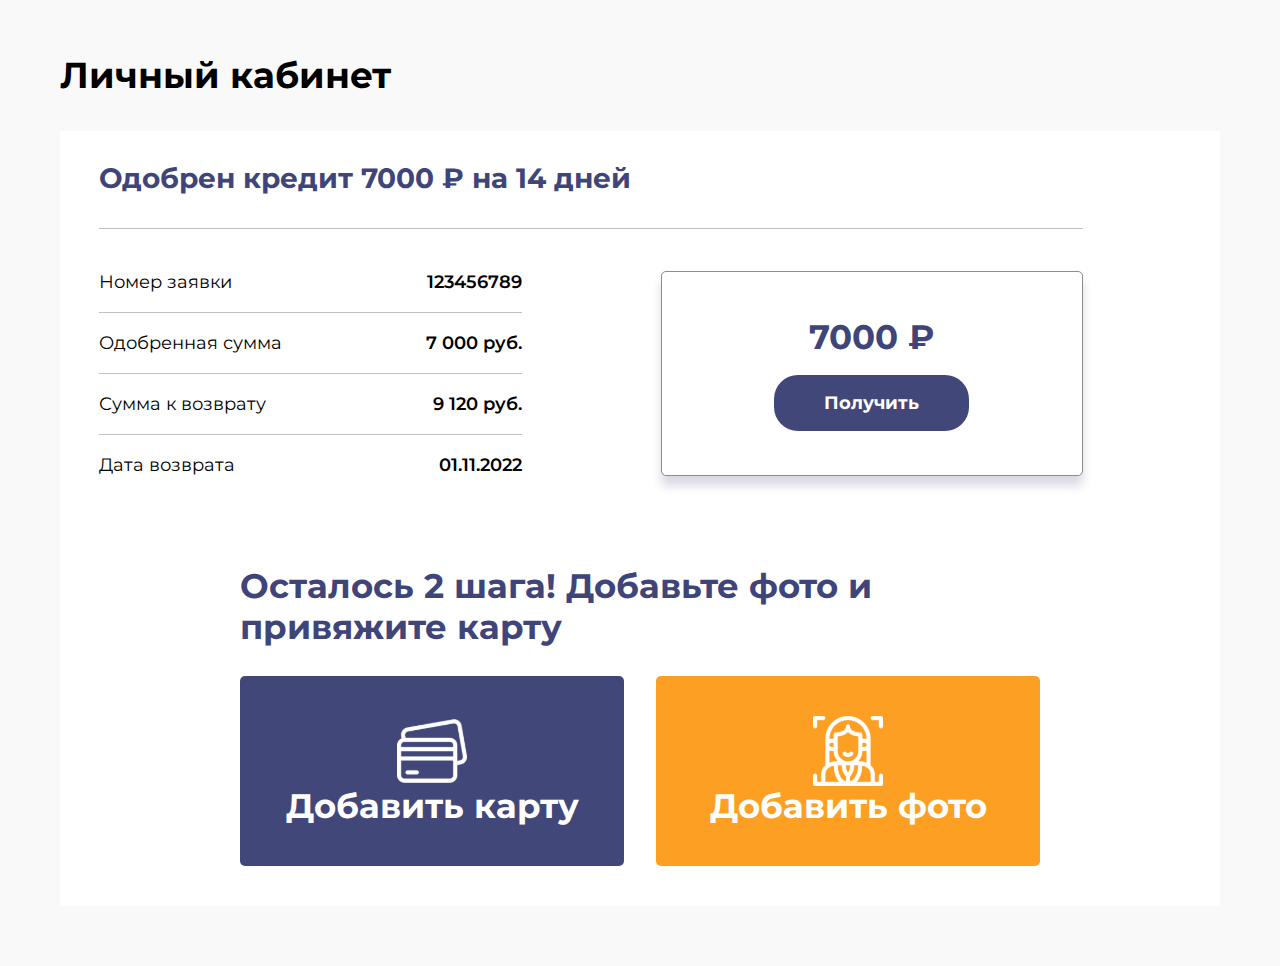
<file: index.html>
<!DOCTYPE html>
<html lang="en">

<head>
    <meta charset="UTF-8">
    <meta http-equiv="X-UA-Compatible" content="IE=edge">
    <meta name="viewport" content="width=device-width, initial-scale=1.0">
    <title>Document</title>
    <link rel="preconnect" href="https://fonts.googleapis.com">
    <link rel="preconnect" href="https://fonts.gstatic.com" crossorigin>
    <link href="https://fonts.googleapis.com/css2?family=Montserrat:wght@400;600;700&display=swap" rel="stylesheet">
    <link rel="stylesheet" href="./asstes/css/style.css">
</head>

<body>
    <div class="lk_container">
        <div class="lk_wrapper">
            <div class="lk_title">
                <h1>Личный кабинет</h1>
            </div>
            <div class="lk_content">
                <div class="lk_content_wrapper">
                    <div class="lk_content_title">
                        <h3>Одобрен кредит 7000 ₽ на 14 дней</h3>
                    </div>
                    <div class="lk_content_main">
                        <div class="lk_content_main-left">
                            <div class="lk_content_main_table">
                                <span class="lk_content_main_tabel_label">Номер заявки</span>
                                <p class="lk_content_main_tabel_number">123456789</p>
                            </div>
                            <div class="lk_content_main_table">
                                <span class="lk_content_main_tabel_label">Одобренная сумма</span>
                                <p class="lk_content_main_tabel_number">7 000 руб.</p>
                            </div>
                            <div class="lk_content_main_table">
                                <span class="lk_content_main_tabel_label">Сумма к возврату</span>
                                <p class="lk_content_main_tabel_number">9 120 руб.</p>
                            </div>
                            <div class="lk_content_main_table">
                                <span class="lk_content_main_tabel_label">Дата возврата</span>
                                <p class="lk_content_main_tabel_number">01.11.2022</p>
                            </div>
                        </div>
                        <div class="lk_content_main-right">
                            <div class="lk_content_main_wrapper">
                                <p class="lk_content_main_wrapper-price">7000 ₽</p>
                                <a class="lk_content_main_wrapper-button" href="">Получить</a>
                            </div>
                        </div>
                    </div>
                </div>
                <div class="lk_bottom">
                    <h2>Осталось 2 шага! Добавьте фото и привяжите карту</h2>
                    <div class="lk_bottom_content">
                        <div class="lk_bottom_wrapper">
                            <a class="lk_bottom_content_button addCard" href="">

                                <img src="./asstes/image/card.svg" alt="">
                                <p>Добавить карту</p>

                            </a>
                        </div>

                        <div class="lk_bottom_wrapper">
                            <a class="lk_bottom_content_button addPhoto" href="">

                                <img src="./asstes/image/photo.svg" alt="">
                                <p>Добавить фото</p>

                            </a>
                        </div>
                    </div>
                </div>
            </div>
        </div>
    </div>
</body>

</html>
</file>
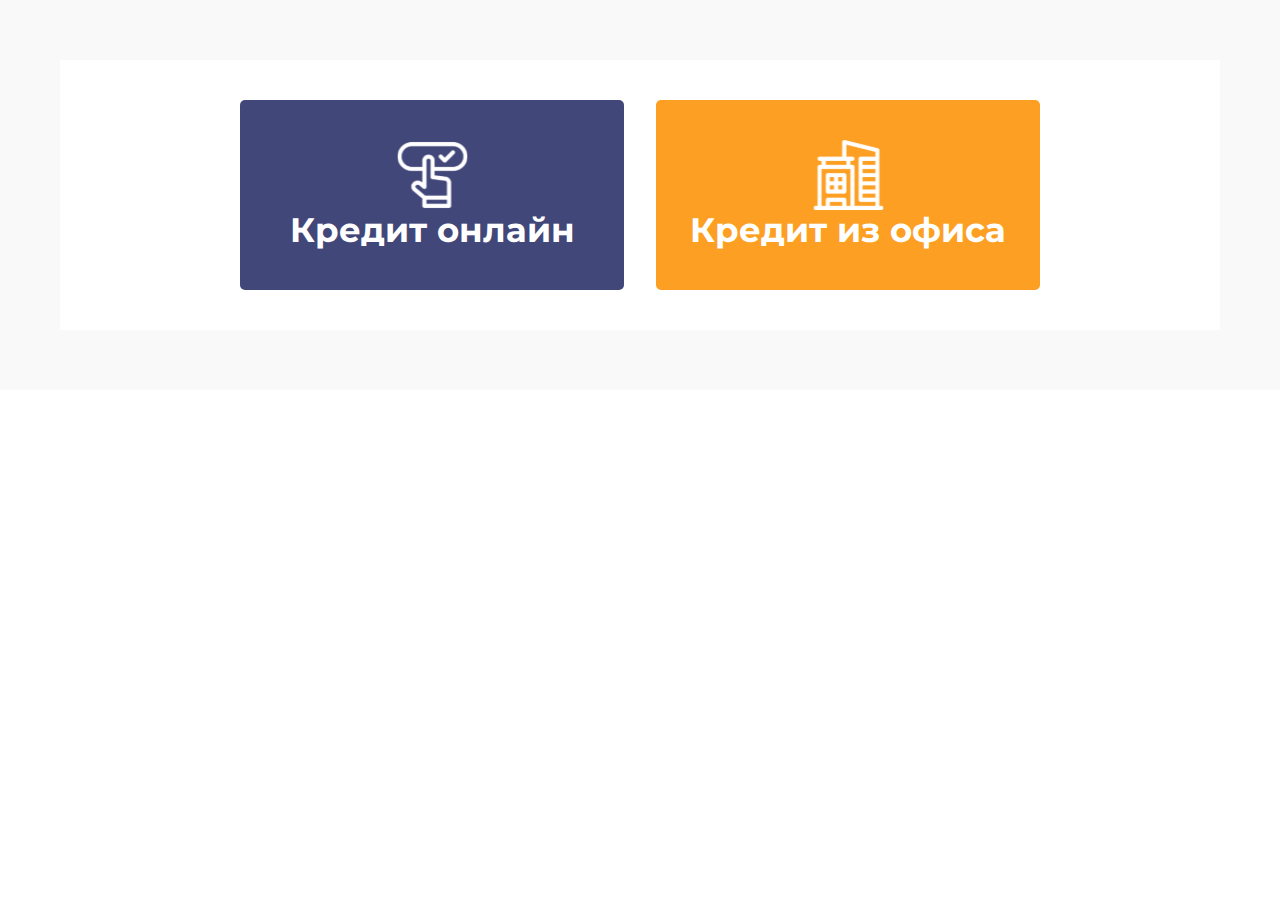
<file: button.html>
<!DOCTYPE html>
<html lang="en">
<head>
    <meta charset="UTF-8">
    <meta http-equiv="X-UA-Compatible" content="IE=edge">
    <meta name="viewport" content="width=device-width, initial-scale=1.0">
    <title>Document</title>
    <link rel="preconnect" href="https://fonts.googleapis.com">
    <link rel="preconnect" href="https://fonts.gstatic.com" crossorigin>
    <link href="https://fonts.googleapis.com/css2?family=Montserrat:wght@400;600;700&display=swap" rel="stylesheet">
    <link rel="stylesheet" href="./asstes/css/style.css">
</head>
<body>
    <div class="lk_container">
        <div class="lk_wrapper">
            <div class="lk_bottom">
                <div class="lk_bottom_content">
                    <div class="lk_bottom_wrapper">
                        <a class="lk_bottom_content_button addCard" href="">

                            <img src="./asstes/image/credit.svg" alt="">
                            <p>Кредит онлайн</p>

                        </a>
                    </div>

                    <div class="lk_bottom_wrapper">
                        <a class="lk_bottom_content_button addPhoto" href="">

                            <img src="./asstes/image/building.svg" alt="">
                            <p>Кредит из офиса</p>

                        </a>
                    </div>
                </div>
            </div>
        </div>
    </div>
</body>
</html>
</file>
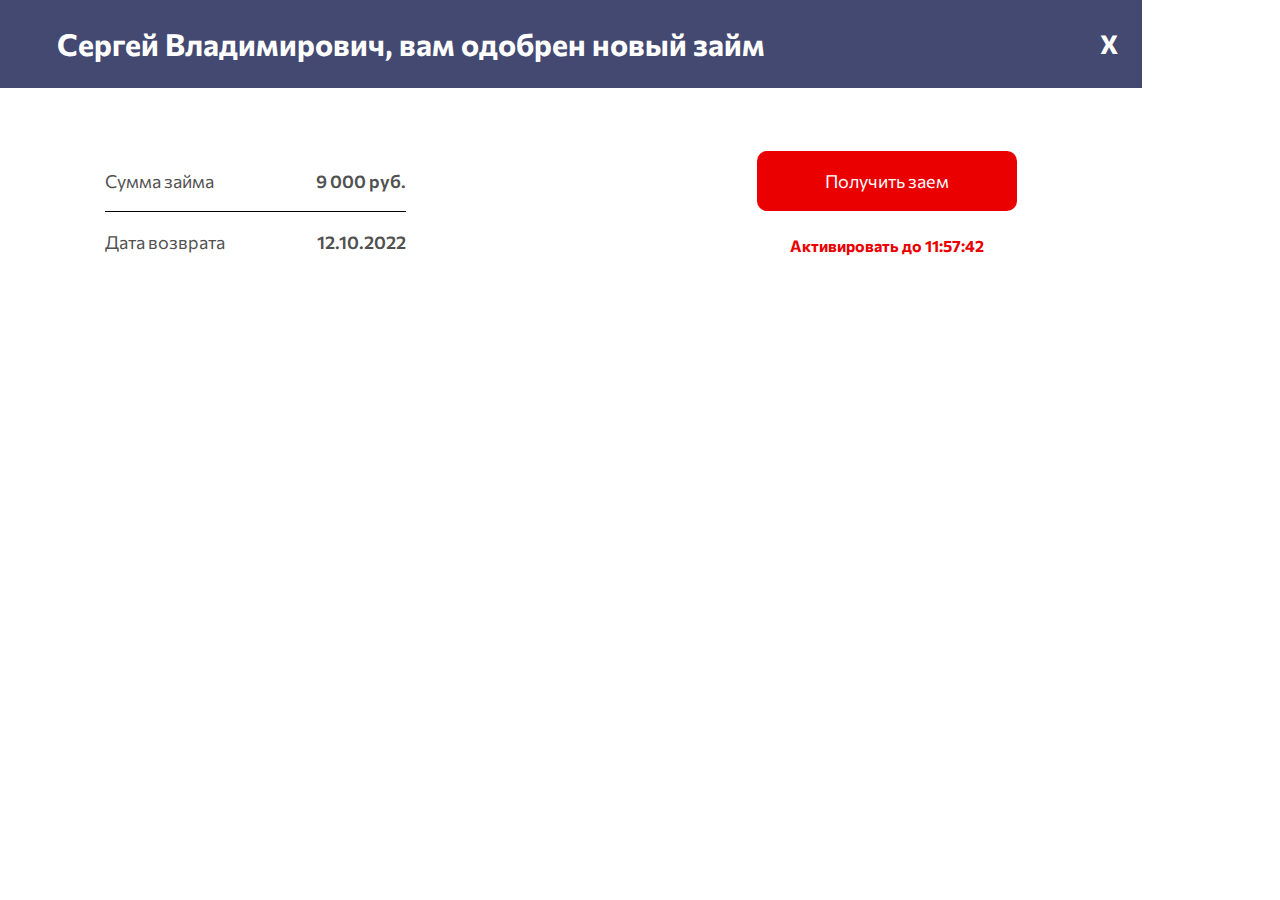
<file: popap.html>
<!DOCTYPE html>
<html lang="en">

<head>
    <meta charset="UTF-8">
    <meta http-equiv="X-UA-Compatible" content="IE=edge">
    <meta name="viewport" content="width=device-width, initial-scale=1.0">
    <title>Document</title>
    <link rel="preconnect" href="https://fonts.googleapis.com">
    <link rel="preconnect" href="https://fonts.gstatic.com" crossorigin>
    <link href="https://fonts.googleapis.com/css2?family=Montserrat:wght@400;600;700&display=swap" rel="stylesheet">
    <link rel="stylesheet" href="./asstes/css/style.css">
    <link rel="preconnect" href="https://fonts.googleapis.com">
    <link rel="preconnect" href="https://fonts.gstatic.com" crossorigin>
    <link
        href="https://fonts.googleapis.com/css2?family=Commissioner:wght@400;700&family=Montserrat:wght@400;600;700&display=swap"
        rel="stylesheet">
</head>

<body>
    <div class="popap_container">
        <div class="popap_wrapper">
            <div class="popap_title">
                <h3>Сергей Владимирович, вам одобрен новый займ</h3>
                <p>X</p>
            </div>
            <div class="popap_content">
                <div class="popap_content_main">
                    <div class="popap_content_main-left">
                        <div class="popap_content_main_table">
                            <span class="popap_content_main_tabel_label">Сумма займа</span>
                            <p class="popap_content_main_tabel_number">9 000 руб.</p>
                        </div>
                        <div class="popap_content_main_table">
                            <span class="popap_content_main_tabel_label">Дата возврата</span>
                            <p class="popap_content_main_tabel_number">12.10.2022</p>
                        </div>
                    </div>
                    <div class="popap_content_main-right">
                        <div class="popap_content_main_wrapper">
                            <a class="popap_content_main_button">
                                Получить заем
                            </a>

                            <p class="popap_content_main_date">Активировать до 11:57:42</p>
                        </div>
                    </div>
                </div>
            </div>
        </div>
    </div>
</body>

</html>
</file>
<file: asstes/css/style.css>
/* Указываем box sizing */
*,
*::before,
*::after {
    box-sizing: border-box;
}

/* Убираем внутренние отступы */
ul[class],
ol[class] {
    padding: 0;
}

/* Убираем внешние отступы */
body,
h1,
h2,
h3,
h4,
p,
ul[class],
ol[class],
li,
figure,
figcaption,
blockquote,
dl,
dd {
    margin: 0;
}

a {
    text-decoration: none;
}

/* Выставляем основные настройки по-умолчанию для body */
body {
    min-height: 100vh;
    scroll-behavior: smooth;
    text-rendering: optimizeSpeed;
    line-height: 1.5;
}

/* Удаляем стандартную стилизацию для всех ul и il, у которых есть атрибут class*/
ul[class],
ol[class] {
    list-style: none;
}

/* Элементы a, у которых нет класса, сбрасываем до дефолтных стилей */
a:not([class]) {
    text-decoration-skip-ink: auto;
}

/* Упрощаем работу с изображениями */
img {
    max-width: 100%;
    display: block;
}

/* Указываем понятную периодичность в потоке данных у article*/
article>*+* {
    margin-top: 1em;
}

/* Наследуем шрифты для инпутов и кнопок */
input,
button,
textarea,
select {
    font: inherit;
}

/* Удаляем все анимации и переходы для людей, которые предпочитай их не использовать */
@media (prefers-reduced-motion: reduce) {
    * {
        animation-duration: 0.01ms !important;
        animation-iteration-count: 1 !important;
        transition-duration: 0.01ms !important;
        scroll-behavior: auto !important;
    }
}

body {
    font-family: 'Montserrat';
    font-weight: 400;
    font-size: 18px;
}

.lk_container {
    background: #F9F9F9;
    display: flex;
    justify-content: center;
    align-items: center;
}

.lk_wrapper {
    width: 1350px;

    margin: 60px 60px 60px 60px;
}

.lk_title h1 {
    font-family: 'Montserrat';
    font-style: normal;
    font-weight: 700;
    font-size: 36px;
    line-height: 30px;
    margin-bottom: 41px;
}

.lk_content_title {
    font-family: 'Montserrat';
    font-style: normal;
    font-weight: 700;
    font-size: 24px;
    line-height: 29px;
    border-bottom: 1px solid #C0C0C0;
    color: #404579;
    padding-bottom: 35px;
    margin-bottom: 42px;
}

.lk_content {
    background-color: white;
}

.lk_content_wrapper {
    padding-top: 33px;
    margin: 0px 137px 50px 39px;
}

.lk_content_main {
    display: flex;
    justify-content: space-between;
}

.lk_content_main-left,
.lk_content_main-right {
    display: flex;
    flex-wrap: wrap;
    width: calc(50% - 69.5px);
}

.lk_content_main_table {
    display: flex;
    width: 100%;
    justify-content: space-between;
    padding-bottom: 19px;
    padding-top: 19px;
    border-bottom: 1px solid #C0C0C0;
}

.lk_content_main_wrapper {
    width: 100%;
    display: flex;
    flex-direction: column;
    justify-content: center;
    align-items: center;
    background: #FFFFFF;
    box-shadow: 0px 10px 10px rgba(68, 72, 123, 0.2);
    border: 1px solid #8C8C8C;
    border-radius: 5px;
}

.lk_content_main_tabel_label {
    font-family: 'Montserrat';
    font-style: normal;
    font-weight: 400;
    font-size: 18px;
    line-height: 22px;
}

.lk_content_main_table:first-child {
    padding-top: 0px;
}

.lk_content_main_table:last-child {
    border-bottom: none;
    padding-bottom: 0px;
}

.lk_content_main_tabel_number {
    font-family: 'Montserrat';
    font-style: normal;
    font-weight: 600;
    font-size: 18px;
    line-height: 22px;
    /* identical to box height */


    color: #000000;
}

.lk_content_main_wrapper-price {
    font-family: 'Montserrat';
    font-style: normal;
    font-weight: 700;
    font-size: 34px;
    line-height: 41px;

    color: #404579;
}

.lk_content_main_wrapper-button {
    font-family: 'Montserrat';
    font-style: normal;
    font-weight: 700;
    font-size: 18px;
    line-height: 22px;
    /* identical to box height */


    color: #FFFFFF;
    background: #42477A;
    border-radius: 24px;
    padding: 17px 50px;
    margin-top: 17px;
}

.lk_bottom {
    background-color: white;
    padding: 40px 180px;
}

.lk_bottom h2 {
    font-family: 'Montserrat';
    font-style: normal;
    font-weight: 700;
    font-size: 34px;
    line-height: 41px;

    color: #404579;
    margin-bottom: 28px;
}

.lk_bottom_content_button {
    display: flex;
    justify-content: center;
    align-items: center;
    flex-direction: column;
    height: 190px;
    width: 100%;
    border-radius: 5px;
}

.lk_bottom_content {
    display: flex;
    justify-content: space-between;
    flex-wrap: wrap;
}

.lk_bottom_wrapper {
    display: flex;
    width: calc(50% - 16px);
    border-radius: 5px;

}

.addCard {
    background: #42477A;
}

.addPhoto {
    background: #FD9F22;
}

.lk_bottom_content_button p {
    font-family: 'Montserrat';
    font-style: normal;
    font-weight: 700;
    font-size: 34px;
    line-height: 41px;
    text-align: center;

    color: #FFFFFF;
}


/* popap */

.popap_container {
    background-color: white;
    max-width: 1142px;
}

.popap_content_main {
    display: flex;
    justify-content: space-between;
}

.popap_content_main-left,
.popap_content_main-right {
    display: flex;
    flex-wrap: wrap;
    flex-direction: column;
    width: calc(50% - 165.5px);
}

.popap_title {
    display: flex;
    justify-content: space-between;
    padding: 24px 24px 24px 57px;
    background: #444971;
    font-family: 'Commissioner';
    font-style: normal;
    font-weight: 700;
    font-size: 26px;
    line-height: 40px;
    color: white;
}

.popap_content {
    padding: 63px 105px;
}

.popap_content_main_table {
    display: flex;
    justify-content: space-between;
    padding-top: 19px;
    padding-bottom: 19px;
    border-bottom: 1px solid #000000;
}

.popap_content_main_table:last-child {
    padding-bottom: 0px;
    border-bottom: none;
}

.popap_content_main_tabel_label {
    font-family: 'Commissioner';
    font-style: normal;
    font-weight: 400;
    font-size: 18px;
    line-height: 22px;
    /* identical to box height */


    color: #515151;
}

.popap_content_main_tabel_number {
    font-family: 'Commissioner';
    font-style: normal;
    font-weight: 600;
    font-size: 18px;
    line-height: 22px;
    /* identical to box height */


    color: #515151;
}

.popap_content_main_button {
    font-family: 'Commissioner';
    font-style: normal;
    font-weight: 400;
    font-size: 18px;
    line-height: 22px;
    /* identical to box height */


    color: #FFFFFF;
    background: #EA0001;
    border-radius: 10px;
    padding: 19px 68px;
    font-family: 'Commissioner';
    font-style: normal;
    font-weight: 400;
    font-size: 18px;
    line-height: 22px;
    /* identical to box height */


    color: #FFFFFF;
}

.popap_content_main_date {
    color: #EA0001;
    font-family: 'Commissioner';
    font-style: normal;
    font-weight: 700;
    font-size: 16px;
    line-height: 30px;
    /* identical to box height, or 188% */


    color: #EA0001;
}

.popap_content_main_wrapper {
    display: flex;
    flex-direction: column;
    align-items: center;
    justify-content: space-between;
}

.popap_content_main_wrapper {
    height: 110px;
}
</file>
